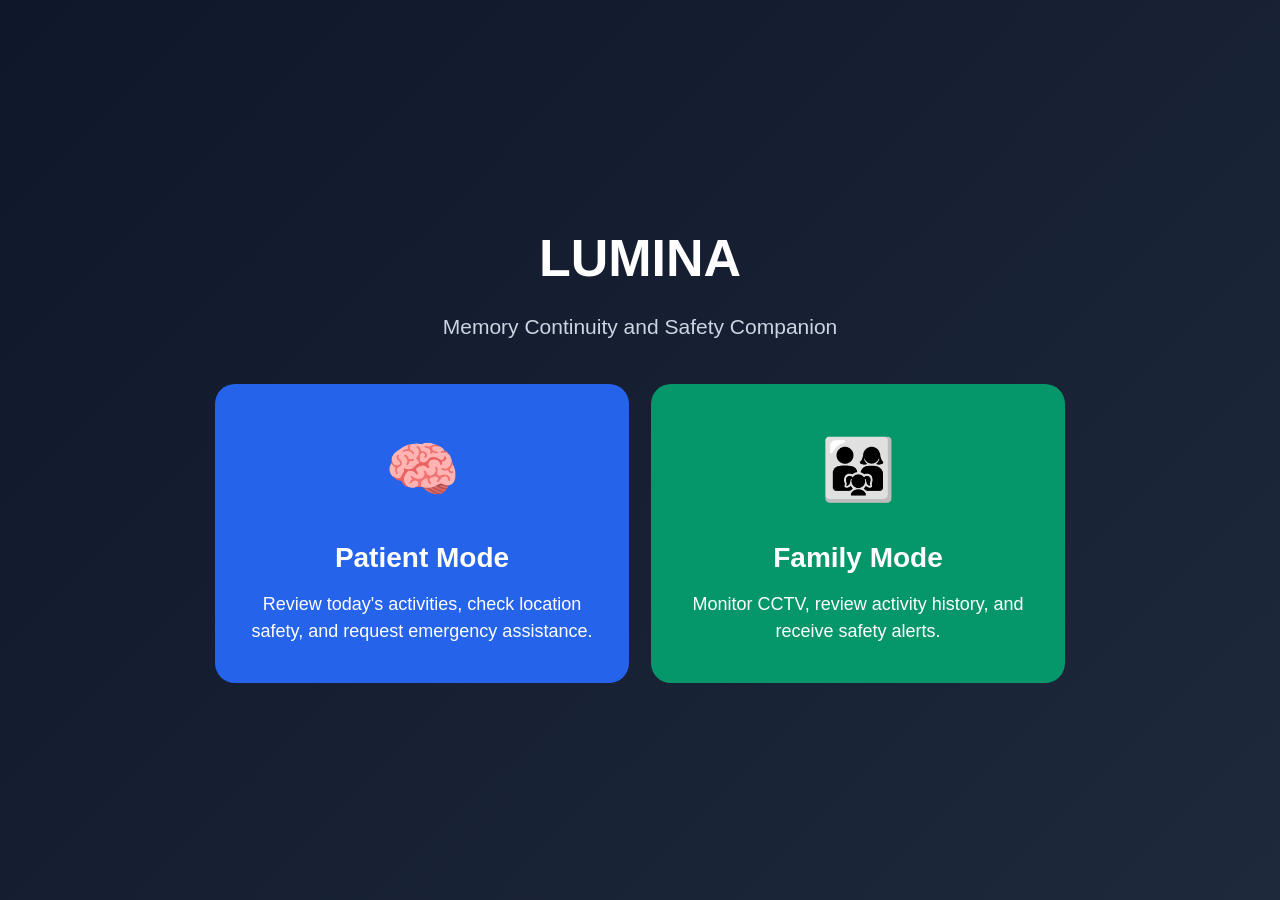
<file: frontend/index.html>
<!doctype html>
<html lang="en">
  <head>
    <meta charset="UTF-8" />
    <meta name="viewport" content="width=device-width, initial-scale=1.0" />
    <title>LUMINA — Select Mode</title>
    <link rel="stylesheet" href="style.css" />
  </head>
  <body class="landing-body">
    <main class="landing-container">
      <h1 class="landing-title">LUMINA</h1>
      <p class="landing-subtitle">Memory Continuity and Safety Companion</p>
      <div class="mode-grid">
        <a href="patient_dashboard.html" class="mode-card mode-patient">
          <div class="mode-icon">🧠</div>
          <h2>Patient Mode</h2>
          <p>
            Review today's activities, check location safety, and request
            emergency assistance.
          </p>
        </a>
        <a href="family_dashboard.html" class="mode-card mode-family">
          <div class="mode-icon">👨‍👩‍👧</div>
          <h2>Family Mode</h2>
          <p>
            Monitor CCTV, review activity history, and receive safety alerts.
          </p>
        </a>
      </div>
    </main>
  </body>
</html>
</file>
<file: frontend/style.css>
/* ═══════════════════════════════════════════════════════════════════════════
   LUMINA Vision Node — Stylesheet
   Medical-tech dark dashboard | Design System v1.0
   ═══════════════════════════════════════════════════════════════════════════ */

/* ── CSS Custom Properties ──────────────────────────────────────────────── */
:root {
  /* Palette */
  --color-primary: #1e293b;
  --color-on-primary: #ffffff;
  --color-secondary: #334155;
  --color-accent: #22c55e;
  --color-accent-hover: #16a34a;
  --color-background: #0f172a;
  --color-foreground: #f8fafc;
  --color-muted: #272f42;
  --color-border: #475569;
  --color-destructive: #ef4444;
  --color-destructive-hover: #dc2626;
  --color-warning: #f59e0b;
  --color-warning-bg: rgba(245, 158, 11, 0.12);
  --color-safe: #22c55e;
  --color-safe-bg: rgba(34, 197, 94, 0.12);
  --color-danger-bg: rgba(239, 68, 68, 0.12);

  /* Typography */
  --font-heading:
    "Figtree", ui-sans-serif, system-ui, -apple-system, sans-serif;
  --font-body: "Noto Sans", ui-sans-serif, system-ui, -apple-system, sans-serif;

  /* Spacing */
  --space-xs: 4px;
  --space-sm: 8px;
  --space-md: 16px;
  --space-lg: 24px;
  --space-xl: 32px;
  --space-2xl: 48px;

  /* Shadows */
  --shadow-sm: 0 1px 2px rgba(0, 0, 0, 0.3);
  --shadow-md: 0 4px 12px rgba(0, 0, 0, 0.4);
  --shadow-lg: 0 8px 24px rgba(0, 0, 0, 0.5);
  --shadow-glow: 0 0 20px rgba(34, 197, 94, 0.15);

  /* Radius */
  --radius-sm: 6px;
  --radius-md: 10px;
  --radius-lg: 14px;
  --radius-xl: 20px;

  /* Transitions */
  --ease-out: cubic-bezier(0, 0, 0.2, 1);
  --ease-in-out: cubic-bezier(0.4, 0, 0.2, 1);
  --duration-fast: 150ms;
  --duration-normal: 250ms;
}

/* ── Reset ──────────────────────────────────────────────────────────────── */
*,
*::before,
*::after {
  box-sizing: border-box;
  margin: 0;
  padding: 0;
}

html {
  font-size: 16px;
  -webkit-font-smoothing: antialiased;
  -moz-osx-font-smoothing: grayscale;
}

body {
  font-family: var(--font-body);
  background: var(--color-background);
  color: var(--color-foreground);
  min-height: 100vh;
  display: flex;
  flex-direction: column;
  line-height: 1.6;
}

/* ── Utilities ──────────────────────────────────────────────────────────── */
.visually-hidden {
  position: absolute;
  width: 1px;
  height: 1px;
  padding: 0;
  margin: -1px;
  overflow: hidden;
  clip: rect(0, 0, 0, 0);
  white-space: nowrap;
  border: 0;
}

.hidden {
  display: none !important;
}

.text-muted {
  color: #94a3b8;
}
.text-sm {
  font-size: 0.8125rem;
}

.icon-sm {
  width: 18px;
  height: 18px;
  vertical-align: -3px;
}
.icon-md {
  width: 28px;
  height: 28px;
}
.icon-lg {
  width: 48px;
  height: 48px;
  color: #64748b;
}

/* ── Header ─────────────────────────────────────────────────────────────── */
.header {
  display: flex;
  align-items: center;
  justify-content: space-between;
  padding: var(--space-md) var(--space-xl);
  background: linear-gradient(
    180deg,
    rgba(30, 41, 59, 0.9) 0%,
    rgba(15, 23, 42, 0.95) 100%
  );
  border-bottom: 1px solid var(--color-border);
  backdrop-filter: blur(12px);
  position: sticky;
  top: 0;
  z-index: 100;
  flex-shrink: 0;
}

.header-left {
  display: flex;
  align-items: center;
}

.logo {
  display: flex;
  align-items: center;
  gap: var(--space-md);
}

.logo-icon svg {
  display: block;
  filter: drop-shadow(0 0 8px rgba(34, 197, 94, 0.4));
}

.logo-text {
  font-family: var(--font-heading);
  font-size: 1.35rem;
  font-weight: 700;
  letter-spacing: -0.02em;
  color: var(--color-foreground);
  line-height: 1.2;
}

.logo-sub {
  font-weight: 400;
  color: var(--color-accent);
}

.logo-tagline {
  font-size: 0.6875rem;
  font-weight: 400;
  color: #94a3b8;
  letter-spacing: 0.05em;
  text-transform: uppercase;
}

.header-right {
  display: flex;
  align-items: center;
  gap: var(--space-lg);
}

.status-badge {
  display: flex;
  align-items: center;
  gap: var(--space-sm);
  background: var(--color-muted);
  padding: 6px 14px;
  border-radius: 999px;
  font-size: 0.8125rem;
  font-weight: 500;
  border: 1px solid var(--color-border);
  transition: background var(--duration-fast) var(--ease-out);
}

.status-dot {
  width: 8px;
  height: 8px;
  border-radius: 50%;
  background: #64748b;
  transition: background var(--duration-normal) var(--ease-out);
}

.status-dot.active {
  background: var(--color-accent);
  box-shadow: 0 0 8px var(--color-accent);
}
.status-dot.warning {
  background: var(--color-warning);
  box-shadow: 0 0 8px var(--color-warning);
}
.status-dot.danger {
  background: var(--color-destructive);
  box-shadow: 0 0 8px var(--color-destructive);
}

.header-time {
  font-size: 0.875rem;
  color: #94a3b8;
  font-variant-numeric: tabular-nums;
}

/* ── Main Grid ──────────────────────────────────────────────────────────── */
.main-grid {
  display: grid;
  grid-template-columns: 1fr 420px;
  gap: var(--space-lg);
  padding: var(--space-lg) var(--space-xl);
  flex: 1;
  min-height: 0;
}

/* ── Panels ─────────────────────────────────────────────────────────────── */
.panel {
  background: var(--color-primary);
  border: 1px solid var(--color-border);
  border-radius: var(--radius-lg);
  overflow: hidden;
}

.panel-header {
  display: flex;
  align-items: center;
  justify-content: space-between;
  padding: var(--space-md) var(--space-lg);
  border-bottom: 1px solid rgba(71, 85, 105, 0.4);
  background: rgba(51, 65, 85, 0.3);
}

.panel-header-actions {
  display: flex;
  align-items: center;
  gap: var(--space-sm);
}

.panel-title {
  font-family: var(--font-heading);
  font-size: 0.9375rem;
  font-weight: 600;
  display: flex;
  align-items: center;
  gap: var(--space-sm);
  color: var(--color-foreground);
}

.panel-right {
  display: flex;
  flex-direction: column;
  gap: var(--space-lg);
  min-height: 0;
}

/* ── Camera Panel ───────────────────────────────────────────────────────── */
.panel-camera {
  display: flex;
  flex-direction: column;
}

.camera-status {
  font-size: 0.75rem;
  padding: 3px 10px;
  border-radius: 999px;
  background: rgba(100, 116, 139, 0.2);
  color: #94a3b8;
  font-weight: 500;
}

.camera-status.live {
  background: var(--color-safe-bg);
  color: var(--color-accent);
}

.camera-container {
  position: relative;
  aspect-ratio: 16 / 9;
  background: #000;
  overflow: hidden;
  display: flex;
  align-items: center;
  justify-content: center;
}

.camera-feed {
  width: 100%;
  height: 100%;
  object-fit: contain;
  display: block;
}

.camera-placeholder {
  position: absolute;
  inset: 0;
  display: flex;
  flex-direction: column;
  align-items: center;
  justify-content: center;
  gap: var(--space-sm);
  background: rgba(15, 23, 42, 0.85);
  color: #64748b;
  text-align: center;
  pointer-events: none;
}

.camera-placeholder p {
  font-size: 0.9375rem;
}

.camera-controls {
  display: flex;
  gap: var(--space-sm);
  padding: var(--space-md) var(--space-lg);
}

/* ── Buttons ────────────────────────────────────────────────────────────── */
.btn {
  display: inline-flex;
  align-items: center;
  gap: var(--space-sm);
  padding: 10px 20px;
  border: none;
  border-radius: var(--radius-sm);
  font-family: var(--font-body);
  font-size: 0.875rem;
  font-weight: 500;
  cursor: pointer;
  transition: all var(--duration-fast) var(--ease-out);
  white-space: nowrap;
  user-select: none;
}

.btn:active {
  transform: scale(0.97);
}
.btn:focus-visible {
  outline: 2px solid var(--color-accent);
  outline-offset: 2px;
}

.btn-lg {
  padding: 14px 28px;
  font-size: 1rem;
  font-weight: 600;
}
.btn-sm {
  padding: 6px 12px;
  font-size: 0.8125rem;
}

.btn-primary {
  background: var(--color-accent);
  color: #000;
  box-shadow: var(--shadow-sm);
}
.btn-primary:hover {
  background: var(--color-accent-hover);
  box-shadow: var(--shadow-glow);
}
.btn-primary:disabled {
  background: #374151;
  color: #6b7280;
  cursor: not-allowed;
  box-shadow: none;
}

.btn-danger {
  background: var(--color-destructive);
  color: #fff;
}
.btn-danger:hover {
  background: var(--color-destructive-hover);
}

.btn-ghost {
  background: transparent;
  color: #94a3b8;
  border: 1px solid transparent;
  padding: 6px 8px;
}
.btn-ghost:hover {
  color: var(--color-foreground);
  background: var(--color-muted);
}

.btn-close {
  background: none;
  border: none;
  color: #94a3b8;
  cursor: pointer;
  padding: 4px;
  border-radius: var(--radius-sm);
  transition: all var(--duration-fast) var(--ease-out);
}
.btn-close:hover {
  color: var(--color-foreground);
  background: var(--color-muted);
}
.btn-close:active {
  transform: scale(0.95);
}
.btn-close:focus-visible {
  outline: 2px solid var(--color-accent);
  outline-offset: 2px;
}

/* ── Upload Panel ───────────────────────────────────────────────────────── */
.panel-upload {
  flex-shrink: 0;
}

.upload-form {
  padding: var(--space-lg);
}

.upload-dropzone {
  border: 2px dashed var(--color-border);
  border-radius: var(--radius-md);
  padding: var(--space-xl);
  text-align: center;
  cursor: pointer;
  transition: all var(--duration-normal) var(--ease-out);
  position: relative;
  min-height: 140px;
  display: flex;
  align-items: center;
  justify-content: center;
  background: rgba(39, 47, 66, 0.3);
}

.upload-dropzone:hover,
.upload-dropzone.drag-over {
  border-color: var(--color-accent);
  background: rgba(34, 197, 94, 0.06);
}

.dropzone-content {
  display: flex;
  flex-direction: column;
  align-items: center;
  gap: var(--space-sm);
  color: #94a3b8;
}

.link-text {
  color: var(--color-accent);
  font-weight: 500;
}

.upload-preview {
  position: absolute;
  inset: 4px;
  border-radius: var(--radius-sm);
  object-fit: contain;
  background: #000;
}

.upload-actions {
  display: flex;
  align-items: center;
  gap: var(--space-md);
  margin-top: var(--space-md);
}

.upload-status {
  font-size: 0.8125rem;
  font-weight: 500;
}

.upload-status.success {
  color: var(--color-accent);
}
.upload-status.error {
  color: var(--color-destructive);
}

/* ── Reference Gallery ──────────────────────────────────────────────────── */
.reference-gallery {
  display: flex;
  gap: var(--space-sm);
  padding: 0 var(--space-lg) var(--space-md);
  flex-wrap: wrap;
}

.ref-photo-card {
  position: relative;
  width: 64px;
  height: 64px;
  border-radius: var(--radius-sm);
  overflow: hidden;
  border: 2px solid var(--color-border);
  transition: border-color var(--duration-fast);
  cursor: pointer;
  flex-shrink: 0;
}

.ref-photo-card:hover {
  border-color: var(--color-accent);
}
.ref-photo-card:active {
  transform: scale(0.95);
}

.ref-photo-card img {
  width: 100%;
  height: 100%;
  object-fit: cover;
}

.ref-photo-card .ref-delete {
  position: absolute;
  top: 2px;
  right: 2px;
  width: 20px;
  height: 20px;
  background: rgba(239, 68, 68, 0.85);
  border: none;
  border-radius: 50%;
  color: #fff;
  font-size: 12px;
  cursor: pointer;
  display: flex;
  align-items: center;
  justify-content: center;
  opacity: 0;
  transition: opacity var(--duration-fast);
}

.ref-photo-card:hover .ref-delete {
  opacity: 1;
}

.reference-gallery-empty {
  padding: 0 var(--space-lg) var(--space-md);
  color: #64748b;
  font-size: 0.8125rem;
}

/* ── Patient Config Panel ──────────────────────────────────────────────── */
.panel-patient-config {
  flex-shrink: 0;
}

.config-grid {
  display: flex;
  flex-direction: column;
  gap: var(--space-md);
  padding: var(--space-lg);
}

.config-field {
  display: flex;
  flex-direction: column;
  gap: 4px;
}

.config-label {
  font-size: 0.75rem;
  font-weight: 600;
  text-transform: uppercase;
  letter-spacing: 0.05em;
  color: #cbd5e1;
  display: flex;
  align-items: center;
  gap: var(--space-sm);
}

.config-badge {
  display: inline-block;
  padding: 1px 8px;
  border-radius: 999px;
  font-size: 0.625rem;
  font-weight: 700;
  background: var(--color-muted);
}

.config-input,
.config-select {
  padding: 10px 14px;
  border: 1px solid var(--color-border);
  border-radius: var(--radius-sm);
  background: var(--color-background);
  color: var(--color-foreground);
  font-family: var(--font-body);
  font-size: 0.875rem;
  transition: border-color var(--duration-fast) var(--ease-out);
}

.config-input:focus,
.config-select:focus {
  outline: none;
  border-color: var(--color-accent);
  box-shadow: 0 0 0 2px rgba(34, 197, 94, 0.2);
}

.config-select {
  cursor: pointer;
  appearance: none;
  background-image: url("data:image/svg+xml,%3Csvg xmlns='http://www.w3.org/2000/svg' width='12' height='12' viewBox='0 0 24 24' fill='none' stroke='%2394a3b8' stroke-width='2'%3E%3Cpath d='M6 9l6 6 6-6'/%3E%3C/svg%3E");
  background-repeat: no-repeat;
  background-position: right 14px center;
  padding-right: 36px;
}

.config-emotion-row {
  display: flex;
  align-items: center;
  gap: var(--space-sm);
}

.emotion-indicator {
  font-size: 1.25rem;
  transition: color var(--duration-normal) var(--ease-out);
}

.config-hint {
  font-size: 0.6875rem;
  color: #64748b;
  margin-top: 2px;
}

.config-actions {
  display: flex;
  align-items: center;
  gap: var(--space-md);
  padding: 0 var(--space-lg) var(--space-md);
}

.config-status {
  font-size: 0.8125rem;
  font-weight: 500;
}

.config-status.success {
  color: var(--color-accent);
}

.config-status.error {
  color: var(--color-destructive);
}

/* ── Camera Config Panel ───────────────────────────────────────────────── */
.panel-camera-config {
  flex-shrink: 0;
}

.panel-badge {
  display: inline-block;
  padding: 2px 10px;
  border-radius: 999px;
  font-size: 0.6875rem;
  font-weight: 600;
  background: rgba(34, 197, 94, 0.12);
  color: var(--color-accent);
  letter-spacing: 0.03em;
}

.camera-config-form {
  padding: var(--space-lg);
}

.camera-config-form .text-muted {
  margin-bottom: var(--space-lg);
  font-size: 0.8125rem;
  line-height: 1.5;
}

.camera-config-form form {
  display: flex;
  flex-direction: column;
  gap: var(--space-md);
}

.form-row {
  display: flex;
  flex-direction: column;
  gap: 6px;
}

.form-row label {
  font-size: 0.75rem;
  font-weight: 600;
  text-transform: uppercase;
  letter-spacing: 0.04em;
  color: #cbd5e1;
}

.form-row input {
  padding: 10px 14px;
  border: 1px solid var(--color-border);
  border-radius: var(--radius-sm);
  background: var(--color-background);
  color: var(--color-foreground);
  font-family: var(--font-body);
  font-size: 0.875rem;
  transition:
    border-color 0.2s,
    box-shadow 0.2s;
  width: 100%;
  height: 42px;
  box-sizing: border-box;
}

.form-row input:focus {
  outline: none;
  border-color: var(--color-accent);
  box-shadow: 0 0 0 3px rgba(34, 197, 94, 0.15);
}

.form-row input::placeholder {
  color: #64748b;
}

.form-row-2col {
  display: grid;
  grid-template-columns: 1fr 1fr;
  gap: var(--space-md);
}

.form-row-2col > div {
  display: flex;
  flex-direction: column;
  gap: 6px;
}

.form-row-2col > div label {
  font-size: 0.75rem;
  font-weight: 600;
  text-transform: uppercase;
  letter-spacing: 0.04em;
  color: #cbd5e1;
}

.form-row-2col > div input {
  padding: 10px 14px;
  border: 1px solid var(--color-border);
  border-radius: var(--radius-sm);
  background: var(--color-background);
  color: var(--color-foreground);
  font-family: var(--font-body);
  font-size: 0.875rem;
  transition:
    border-color 0.2s,
    box-shadow 0.2s;
  width: 100%;
  height: 42px;
  box-sizing: border-box;
}

.form-row-2col > div input:focus {
  outline: none;
  border-color: var(--color-accent);
  box-shadow: 0 0 0 3px rgba(34, 197, 94, 0.15);
}

.form-row-2col > div input::placeholder {
  color: #64748b;
}

.camera-config-form .btn {
  align-self: flex-start;
  margin-top: var(--space-sm);
}

.camera-config-form .config-status {
  display: inline-block;
  margin-left: var(--space-md);
  vertical-align: middle;
}

/* ── Logs Panel ─────────────────────────────────────────────────────────── */
.panel-logs {
  flex: 1;
  display: flex;
  flex-direction: column;
  min-height: 0;
}

.logs-container {
  flex: 1;
  overflow-y: auto;
  min-height: 0;
}

.log-count {
  font-size: 0.75rem;
  color: #94a3b8;
}

/* ── Empty State ────────────────────────────────────────────────────────── */
.empty-state {
  display: flex;
  flex-direction: column;
  align-items: center;
  justify-content: center;
  padding: var(--space-2xl) var(--space-lg);
  text-align: center;
  gap: var(--space-sm);
  color: #64748b;
  height: 100%;
}

.empty-state p:first-of-type {
  font-weight: 500;
  color: #94a3b8;
  margin-top: var(--space-sm);
}

/* ── Log Table ──────────────────────────────────────────────────────────── */
.log-table-wrapper {
  overflow-x: auto;
}

.log-table {
  width: 100%;
  border-collapse: collapse;
  font-size: 0.8125rem;
}

.log-table thead {
  position: sticky;
  top: 0;
  z-index: 10;
}

.log-table th {
  background: var(--color-secondary);
  color: #cbd5e1;
  font-weight: 600;
  text-transform: uppercase;
  font-size: 0.6875rem;
  letter-spacing: 0.05em;
  padding: var(--space-sm) var(--space-md);
  text-align: left;
  border-bottom: 1px solid var(--color-border);
}

.log-table td {
  padding: var(--space-sm) var(--space-md);
  border-bottom: 1px solid rgba(71, 85, 105, 0.3);
  vertical-align: middle;
}

.log-table tbody tr {
  transition: background var(--duration-fast) var(--ease-out);
  cursor: pointer;
}

.log-table tbody tr:hover {
  background: rgba(34, 197, 94, 0.05);
}

.log-table tbody tr:active {
  transform: scale(0.995);
}

.log-table tbody tr:nth-child(even) {
  background: rgba(51, 65, 85, 0.2);
}

.log-table tbody tr:nth-child(even):hover {
  background: rgba(34, 197, 94, 0.07);
}

/* ── Status Badges (Table) ──────────────────────────────────────────────── */
.badge {
  display: inline-block;
  padding: 3px 10px;
  border-radius: 999px;
  font-size: 0.6875rem;
  font-weight: 600;
  text-transform: uppercase;
  letter-spacing: 0.03em;
  white-space: nowrap;
}

.badge-aman {
  background: var(--color-safe-bg);
  color: var(--color-safe);
}

.badge-perhatian {
  background: var(--color-warning-bg);
  color: var(--color-warning);
}

.badge-darurat {
  background: var(--color-danger-bg);
  color: var(--color-destructive);
}

.badge-safe {
  background: var(--color-safe-bg);
  color: var(--color-safe);
}

.badge-attention {
  background: var(--color-warning-bg);
  color: var(--color-warning);
}

.badge-emergency {
  background: var(--color-danger-bg);
  color: var(--color-destructive);
}

/* ── Snapshot Thumbnail ─────────────────────────────────────────────────── */
.snapshot-thumb {
  width: 60px;
  height: 45px;
  object-fit: cover;
  border-radius: 4px;
  border: 1px solid var(--color-border);
  cursor: pointer;
  transition: transform var(--duration-fast);
}

.snapshot-thumb:hover {
  transform: scale(1.05);
  border-color: var(--color-accent);
}

/* ── Modal ──────────────────────────────────────────────────────────────── */
.modal-overlay {
  position: fixed;
  inset: 0;
  background: rgba(0, 0, 0, 0.6);
  backdrop-filter: blur(4px);
  display: flex;
  align-items: center;
  justify-content: center;
  z-index: 200;
  animation: fadeIn 200ms var(--ease-out);
}

.modal-card {
  background: var(--color-primary);
  border: 1px solid var(--color-border);
  border-radius: var(--radius-xl);
  max-width: 600px;
  width: 90%;
  max-height: 85vh;
  overflow-y: auto;
  box-shadow: var(--shadow-lg);
  animation: slideUp 250ms var(--ease-out);
}

.modal-header {
  display: flex;
  align-items: center;
  justify-content: space-between;
  padding: var(--space-lg);
  border-bottom: 1px solid var(--color-border);
}

.modal-header h3 {
  font-family: var(--font-heading);
  font-weight: 600;
  font-size: 1.125rem;
}

.modal-body {
  padding: var(--space-lg);
}

.modal-body img {
  width: 100%;
  border-radius: var(--radius-md);
  margin-bottom: var(--space-md);
  border: 1px solid var(--color-border);
}

.modal-body .detail-row {
  margin-bottom: var(--space-md);
}

.modal-body .detail-label {
  font-size: 0.6875rem;
  font-weight: 600;
  text-transform: uppercase;
  letter-spacing: 0.05em;
  color: #94a3b8;
  margin-bottom: var(--space-xs);
}

.modal-body .detail-value {
  font-size: 0.9375rem;
  color: var(--color-foreground);
  line-height: 1.5;
}

/* ── Toast ──────────────────────────────────────────────────────────────── */
.toast-container {
  position: fixed;
  bottom: var(--space-lg);
  right: var(--space-lg);
  z-index: 300;
  display: flex;
  flex-direction: column;
  gap: var(--space-sm);
  pointer-events: none;
}

.toast {
  background: var(--color-secondary);
  border: 1px solid var(--color-border);
  border-radius: var(--radius-md);
  padding: var(--space-md) var(--space-lg);
  box-shadow: var(--shadow-md);
  font-size: 0.875rem;
  animation: slideInRight 300ms var(--ease-out);
  pointer-events: auto;
  display: flex;
  align-items: center;
  gap: var(--space-sm);
  max-width: 380px;
}

.toast-success {
  border-left: 3px solid var(--color-accent);
}
.toast-error {
  border-left: 3px solid var(--color-destructive);
}
.toast-info {
  border-left: 3px solid #3b82f6;
}

.toast-removing {
  animation: slideOutRight 250ms var(--ease-in-out) forwards;
}

/* ── Footer ─────────────────────────────────────────────────────────────── */
.footer {
  text-align: center;
  padding: var(--space-md);
  border-top: 1px solid var(--color-border);
  color: #64748b;
  font-size: 0.75rem;
  flex-shrink: 0;
}

/* ── Animations ─────────────────────────────────────────────────────────── */
@keyframes fadeIn {
  from {
    opacity: 0;
  }
  to {
    opacity: 1;
  }
}

@keyframes slideUp {
  from {
    opacity: 0;
    transform: translateY(20px);
  }
  to {
    opacity: 1;
    transform: translateY(0);
  }
}

@keyframes slideInRight {
  from {
    opacity: 0;
    transform: translateX(100%);
  }
  to {
    opacity: 1;
    transform: translateX(0);
  }
}

@keyframes slideOutRight {
  from {
    opacity: 1;
    transform: translateX(0);
  }
  to {
    opacity: 0;
    transform: translateX(100%);
  }
}

@keyframes pulse-dot {
  0%,
  100% {
    opacity: 1;
  }
  50% {
    opacity: 0.5;
  }
}

@keyframes spin {
  from {
    transform: rotate(0deg);
  }
  to {
    transform: rotate(360deg);
  }
}

.icon-spin {
  animation: spin 1s linear infinite;
}

.status-dot.active {
  animation: pulse-dot 2s var(--ease-in-out) infinite;
}

.status-badge.badge-offline {
  background: var(--color-danger-bg);
  border-color: var(--color-destructive);
}

/* ── Responsive ─────────────────────────────────────────────────────────── */
@media (max-width: 1024px) {
  .main-grid {
    grid-template-columns: 1fr;
  }

  .panel-camera {
    max-height: 50vh;
  }
}

@media (max-width: 768px) {
  .header {
    padding: var(--space-sm) var(--space-md);
    flex-wrap: wrap;
    gap: var(--space-sm);
  }

  .header-right {
    gap: var(--space-sm);
  }

  .logo-text {
    font-size: 1.125rem;
  }
  .logo-tagline {
    display: none;
  }

  .main-grid {
    padding: var(--space-md);
  }

  .camera-controls {
    flex-direction: column;
  }

  .btn-lg {
    width: 100%;
    justify-content: center;
  }

  .upload-actions {
    flex-direction: column;
    align-items: stretch;
  }

  .log-table {
    font-size: 0.75rem;
  }
  .log-table th,
  .log-table td {
    padding: var(--space-xs) var(--space-sm);
  }

  .snapshot-thumb {
    width: 48px;
    height: 36px;
  }

  .patient-header-inner {
    flex-direction: column;
    text-align: center;
  }

  .patient-button-grid {
    grid-template-columns: 1fr;
  }

  .patient-sos-btn {
    grid-column: auto;
  }

  .patient-clock {
    font-size: 42px;
  }

  .mode-grid {
    grid-template-columns: 1fr;
  }

  .landing-title {
    font-size: 42px;
  }
}

@media (prefers-reduced-motion: reduce) {
  *,
  *::before,
  *::after {
    animation-duration: 0.01ms !important;
    animation-iteration-count: 1 !important;
    transition-duration: 0.01ms !important;
  }
}

/* ═══════════════════════════════════════════════════════════════════════════
   Patient Dashboard
   ═══════════════════════════════════════════════════════════════════════════ */

.patient-body {
  background: #f4f7fb;
  color: #172033;
  font-family: Arial, sans-serif;
}

.patient-header {
  background: #172033;
  color: white;
  padding: 24px;
  text-align: center;
}

.patient-header-inner {
  display: flex;
  justify-content: space-between;
  align-items: center;
  max-width: 900px;
  margin: auto;
  flex-wrap: wrap;
  gap: 8px;
}

.patient-header-inner a {
  color: #cbd5e1;
  text-decoration: none;
  font-size: 14px;
  font-weight: 500;
}

.patient-header-inner a:hover {
  color: #fff;
}

.patient-header h1 {
  margin: 0;
  font-size: 36px;
}

.patient-header p {
  margin: 8px 0 0;
  font-size: 18px;
  color: #cbd5e1;
}

.patient-main {
  width: 100%;
  max-width: 900px;
  margin: auto;
  padding: 28px 20px;
}

.patient-clock {
  text-align: center;
  font-size: 52px;
  font-weight: 700;
  margin-bottom: 8px;
}

.patient-date {
  text-align: center;
  font-size: 22px;
  margin-bottom: 24px;
}

.patient-status-card,
.patient-answer-card,
.patient-setup-card {
  background: white;
  border-radius: 18px;
  padding: 24px;
  margin-bottom: 20px;
  box-shadow: 0 4px 18px rgba(0, 0, 0, 0.08);
}

.patient-status-card h2,
.patient-answer-card h2,
.patient-setup-card h2 {
  margin-top: 0;
}

#zoneStatus {
  font-size: 25px;
  font-weight: 700;
}

#locationDetail {
  font-size: 17px;
  line-height: 1.5;
}

.patient-safe {
  color: #15803d;
}
.patient-warning {
  color: #b45309;
}
.patient-danger {
  color: #dc2626;
}

.patient-button-grid {
  display: grid;
  grid-template-columns: 1fr 1fr;
  gap: 16px;
  margin-bottom: 20px;
}

.patient-sos-btn {
  grid-column: 1 / -1;
  font-size: 28px;
}

.patient-btn {
  min-height: 90px;
  border: none;
  border-radius: 16px;
  padding: 18px;
  font-size: 21px;
  font-weight: 700;
  cursor: pointer;
  text-decoration: none;
  display: flex;
  align-items: center;
  justify-content: center;
  text-align: center;
}

.patient-btn:hover {
  opacity: 0.9;
}

.patient-btn-primary {
  background: #2563eb;
  color: white;
}
.patient-btn-location {
  background: #059669;
  color: white;
}
.patient-btn-family {
  background: #374151;
  color: white;
}
.patient-btn-sos {
  background: #dc2626;
  color: white;
}

#answerText {
  font-size: 22px;
  line-height: 1.7;
  margin-bottom: 0;
}

.patient-setup-card {
  border: 2px dashed #94a3b8;
}

.patient-setup-row {
  display: flex;
  gap: 12px;
  align-items: center;
  flex-wrap: wrap;
}

.patient-setup-row input {
  width: 140px;
  padding: 13px;
  border: 1px solid #94a3b8;
  border-radius: 10px;
  font-size: 18px;
}

.patient-setup-row button {
  min-height: 55px;
  font-size: 17px;
}

/* ═══════════════════════════════════════════════════════════════════════════
   Landing Page (index.html)
   ═══════════════════════════════════════════════════════════════════════════ */

.landing-body {
  margin: 0;
  min-height: 100vh;
  background: linear-gradient(135deg, #0f172a, #1e293b);
  color: white;
  font-family: Arial, sans-serif;
  display: flex;
  align-items: center;
  justify-content: center;
  padding: 24px;
}

.landing-container {
  width: 100%;
  max-width: 850px;
  text-align: center;
}

.landing-title {
  margin: 0 0 10px;
  font-size: 52px;
}

.landing-subtitle {
  font-size: 21px;
  color: #cbd5e1;
  margin-bottom: 40px;
}

.mode-grid {
  display: grid;
  grid-template-columns: 1fr 1fr;
  gap: 22px;
}

.mode-card {
  padding: 38px 24px;
  border-radius: 20px;
  text-decoration: none;
  color: white;
  transition:
    transform 0.2s,
    opacity 0.2s;
}

.mode-card:hover {
  transform: translateY(-5px);
  opacity: 0.95;
}

.mode-patient {
  background: #2563eb;
}
.mode-family {
  background: #059669;
}

.mode-icon {
  font-size: 60px;
}

.mode-card h2 {
  font-size: 28px;
  margin: 18px 0 10px;
}

.mode-card p {
  font-size: 18px;
  line-height: 1.5;
}

/* ═══════════════════════════════════════════════════════════════════════════
   MEMORIES — Family-to-Patient Photo Memories (TASK 3)
   ═══════════════════════════════════════════════════════════════════════════ */

/* ── Family Dashboard: Memories Upload Section ─────────────────────────── */
.panel-memories {
  flex-shrink: 0;
}

.memories-upload {
  padding: var(--space-lg);
}

.memories-section-title {
  margin: 0 0 var(--space-xs);
  font-size: 1.1rem;
  font-weight: 600;
  color: var(--color-foreground);
  font-family: var(--font-heading);
}

.memories-desc {
  margin: 0 0 var(--space-lg);
  color: #94a3b8;
  font-size: 0.8125rem;
  line-height: 1.5;
}

/* ── Symmetrical 4-Column Form Layout ─────────────────────────────────── */
.memory-form-grid {
  display: grid;
  grid-template-columns: 1fr 1fr 1fr 1fr;
  gap: var(--space-md);
  align-items: end;
}

.memory-form-field {
  display: flex;
  flex-direction: column;
  gap: 6px;
}

.memory-form-label {
  font-size: 0.75rem;
  font-weight: 600;
  color: #cbd5e1;
  text-transform: uppercase;
  letter-spacing: 0.04em;
}

.memory-form-input {
  padding: 10px 14px;
  border-radius: var(--radius-sm);
  border: 1px solid var(--color-border);
  background: var(--color-background);
  color: var(--color-foreground);
  font-size: 0.875rem;
  font-family: var(--font-body);
  transition:
    border-color 0.2s,
    box-shadow 0.2s;
  width: 100%;
  height: 42px;
  box-sizing: border-box;
}

.memory-form-input:focus {
  outline: none;
  border-color: var(--color-accent);
  box-shadow: 0 0 0 3px rgba(34, 197, 94, 0.15);
}

.memory-file-input-wrapper {
  position: relative;
  height: 42px;
  display: flex;
  align-items: center;
}

.memory-form-file {
  width: 100%;
  height: 42px;
  padding: 0 12px;
  border-radius: var(--radius-sm);
  border: 1px solid var(--color-border);
  background: var(--color-background);
  color: var(--color-foreground);
  font-size: 0.8125rem;
  font-family: var(--font-body);
  cursor: pointer;
  transition: border-color 0.2s;
  box-sizing: border-box;
  display: flex;
  align-items: center;
}

.memory-form-file:focus {
  outline: none;
  border-color: var(--color-accent);
}

.memory-form-file::file-selector-button {
  background: var(--color-secondary);
  color: var(--color-foreground);
  border: none;
  padding: 6px 14px;
  border-radius: var(--radius-sm);
  cursor: pointer;
  font-family: var(--font-body);
  font-size: 0.8125rem;
  margin-right: 10px;
  transition: background 0.2s;
  height: 30px;
}

.memory-form-file::file-selector-button:hover {
  background: var(--color-border);
}

.btn-memory-upload {
  width: 100%;
  justify-content: center;
  padding: 0 20px;
  font-weight: 600;
  font-size: 0.875rem;
  height: 42px;
  box-sizing: border-box;
  white-space: nowrap;
}

.memory-status {
  font-size: 0.8125rem;
  margin-top: var(--space-md);
  min-height: 20px;
  padding: 0 var(--space-lg);
}

.memory-status.success {
  color: var(--color-safe);
}

.memory-status.error {
  color: var(--color-destructive);
}

/* ── Memories Gallery Header ──────────────────────────────────────────── */
.memories-gallery-header {
  display: flex;
  justify-content: space-between;
  align-items: center;
  padding: 0 var(--space-lg);
  margin-bottom: var(--space-sm);
}

.btn-clear-memories {
  color: #ef4444 !important;
  font-size: 0.75rem;
}

.btn-clear-memories:hover {
  background: rgba(239, 68, 68, 0.12) !important;
}

/* ── Family Dashboard: Memories Gallery ────────────────────────────────── */
.memories-gallery {
  display: grid;
  grid-template-columns: repeat(auto-fill, minmax(200px, 1fr));
  gap: var(--space-md);
  margin-top: var(--space-md);
}

.memories-empty {
  grid-column: 1 / -1;
  text-align: center;
  padding: var(--space-xl);
  color: #64748b;
  font-size: 0.9375rem;
}

.memories-empty.hidden {
  display: none;
}

.memory-card {
  position: relative;
  background: var(--color-muted);
  border: 1px solid var(--color-border);
  border-radius: var(--radius-md);
  overflow: hidden;
  transition:
    transform 0.2s,
    box-shadow 0.2s;
}

.memory-card:hover {
  transform: translateY(-2px);
  box-shadow: var(--shadow-md);
}

.memory-photo {
  width: 100%;
  height: 180px;
  object-fit: cover;
  display: block;
}

.memory-info {
  padding: var(--space-sm) var(--space-md);
}

.memory-name {
  font-weight: 600;
  font-size: 1rem;
  color: var(--color-foreground);
}

.memory-relation {
  font-size: 0.8125rem;
  color: #94a3b8;
  margin-top: 2px;
}

.memory-delete {
  position: absolute;
  top: 6px;
  right: 6px;
  width: 28px;
  height: 28px;
  border-radius: 50%;
  border: none;
  background: rgba(0, 0, 0, 0.6);
  color: #fff;
  font-size: 1.125rem;
  cursor: pointer;
  display: flex;
  align-items: center;
  justify-content: center;
  opacity: 0;
  transition:
    opacity 0.2s,
    background 0.2s;
}

.memory-card:hover .memory-delete {
  opacity: 1;
}

.memory-delete:hover {
  background: var(--color-destructive);
}

/* ── Patient Dashboard: Memories Display ───────────────────────────────── */
.patient-memories-card {
  background: var(--color-primary);
  border: 1px solid var(--color-border);
  border-radius: var(--radius-lg);
  padding: var(--space-lg);
  margin-bottom: var(--space-lg);
}

.patient-memories-card h2 {
  margin: 0 0 var(--space-xs);
  font-size: 1.5rem;
  color: var(--color-foreground);
}

.patient-memories-card > p {
  margin: 0 0 var(--space-md);
  color: #94a3b8;
  font-size: 1rem;
}

.patient-memories-grid {
  display: grid;
  grid-template-columns: repeat(auto-fill, minmax(220px, 1fr));
  gap: var(--space-md);
}

.patient-memories-empty {
  grid-column: 1 / -1;
  text-align: center;
  padding: var(--space-xl);
  color: #64748b;
  font-size: 1rem;
  background: var(--color-muted);
  border-radius: var(--radius-md);
}

.patient-memory-card {
  background: var(--color-muted);
  border: 2px solid var(--color-border);
  border-radius: var(--radius-lg);
  overflow: hidden;
  transition:
    transform 0.2s,
    box-shadow 0.2s;
}

.patient-memory-card:hover {
  transform: translateY(-3px);
  box-shadow: var(--shadow-lg);
  border-color: var(--color-accent);
}

.patient-memory-photo {
  width: 100%;
  height: 240px;
  object-fit: cover;
  display: block;
}

.patient-memory-info {
  padding: var(--space-md);
  text-align: center;
}

.patient-memory-name {
  font-weight: 700;
  font-size: 1.25rem;
  color: var(--color-foreground);
}

.patient-memory-relation {
  font-size: 1rem;
  color: var(--color-accent);
  margin-top: 4px;
  font-weight: 500;
}

/* ── Memory Enlarge Popup (Patient Dashboard) ─────────────────────────── */
.memory-popup-overlay {
  position: fixed;
  inset: 0;
  background: rgba(0, 0, 0, 0.85);
  display: flex;
  align-items: center;
  justify-content: center;
  z-index: 10000;
  backdrop-filter: blur(6px);
}

.memory-popup-overlay.hidden {
  display: none;
}

.memory-popup-card {
  position: relative;
  max-width: 90vw;
  max-height: 90vh;
  background: var(--color-primary);
  border-radius: var(--radius-xl);
  overflow: hidden;
  box-shadow:
    var(--shadow-lg),
    0 0 40px rgba(34, 197, 94, 0.2);
  animation: popupFadeIn 0.25s ease-out;
}

@keyframes popupFadeIn {
  from {
    opacity: 0;
    transform: scale(0.9);
  }
  to {
    opacity: 1;
    transform: scale(1);
  }
}

.memory-popup-card img {
  display: block;
  max-width: 90vw;
  max-height: 70vh;
  object-fit: contain;
  background: #000;
}

.memory-popup-close {
  position: absolute;
  top: 12px;
  right: 16px;
  background: rgba(0, 0, 0, 0.6);
  color: #fff;
  border: none;
  font-size: 2rem;
  line-height: 1;
  cursor: pointer;
  z-index: 10;
  width: 44px;
  height: 44px;
  border-radius: 50%;
  display: flex;
  align-items: center;
  justify-content: center;
  transition: background 0.2s;
}

.memory-popup-close:hover {
  background: rgba(239, 68, 68, 0.8);
}

.memory-popup-info {
  padding: var(--space-lg);
  text-align: center;
  background: var(--color-primary);
}

.memory-popup-name {
  font-size: 2rem;
  font-weight: 700;
  color: var(--color-foreground);
  font-family: var(--font-heading);
}

.memory-popup-relation {
  font-size: 1.25rem;
  color: var(--color-accent);
  margin-top: 4px;
  font-weight: 500;
}
</file>
